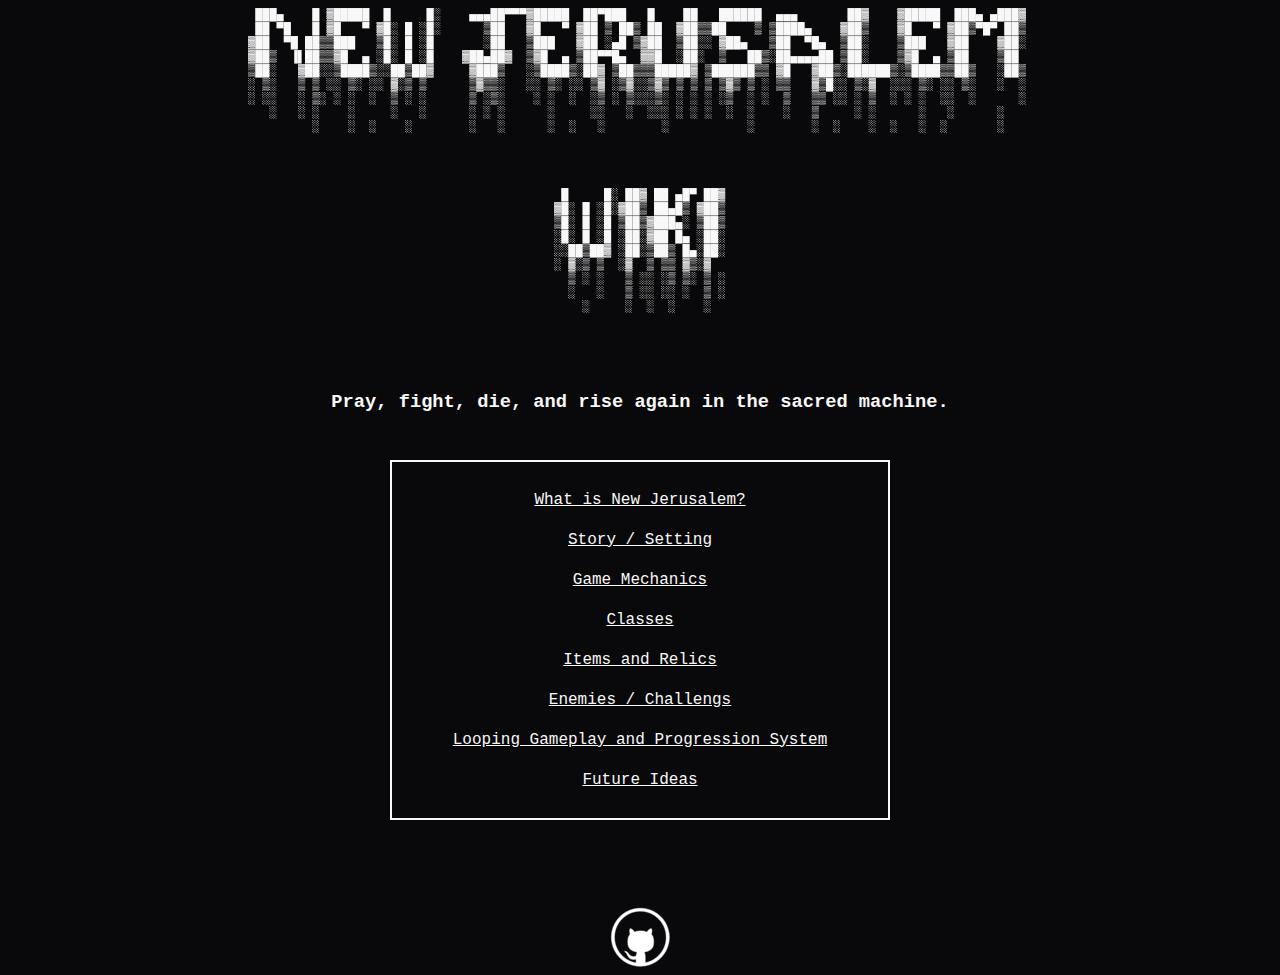
<file: index.html>
<!DOCTYPE html>
<html lang="en">
    <head>
        <title>New Jerusalem Wiki</title>
        <meta name = "viewport" content = "width = device-width; initial-scale = 1.0">
      
        <meta charset = utf-8>
    
        <link rel="stylesheet" href="style.css">
    </head>
    <body>
        <div class="center">
            <img src="images/logo.png" alt="New Jerusalem">
            <p>
                <img src="images/wiki.png" alt="wiki">
            </p>
            
            <p>
                <h3>Pray, fight, die, and rise again in the sacred machine.</h3>
            </p>
            
        </div>
        <div class="links"><span class="textbox">
            <p><a href="explanation.html">What is New Jerusalem?</a></p>

            <p><a href="story.html">Story / Setting</a></p>

            <p><a href="mechanics.html">Game Mechanics</a></p>
            
            <p><a href="classes.html">Classes</a></p>
            
            <p><a href="relics.html">Items and Relics</a></p>
            
            <p><a href="enemies.html">Enemies / Challengs</a></p>
            
            <p><a href="loop.html">Looping Gameplay and Progression System</a></p>
            
            <p><a href="future.html">Future Ideas</a></p>
        </div></span>
        
        <div class="center">
            <h3></h3>
            <a href = "https://github.com/scarvey01/New-Jerusalem"><img src="images/Github logo.png"> 
        </div>
    </body>
</html>
</file>
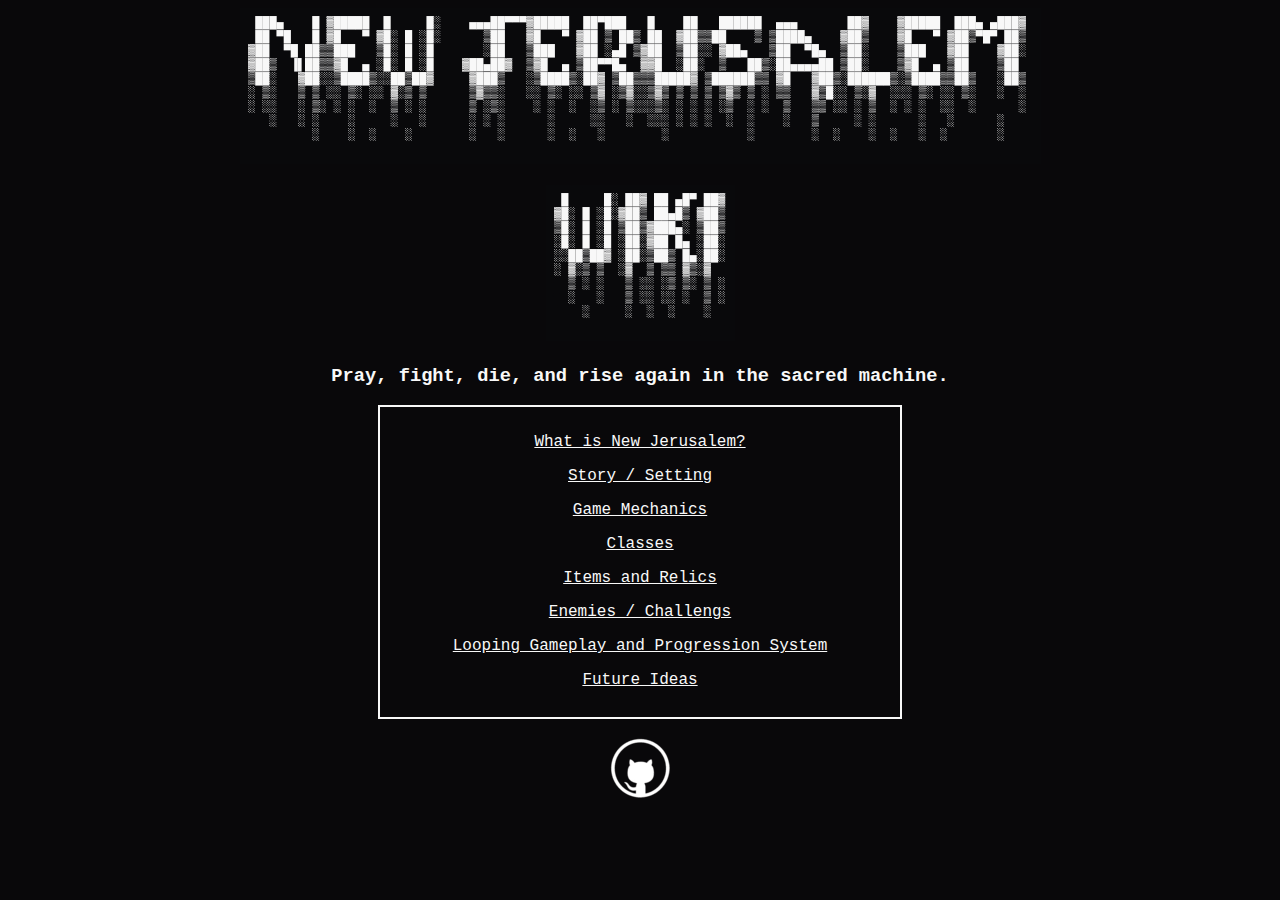
<file: New-Jerusalem-wiki/index.html>
<!DOCTYPE html>
<html lang="en">
    <head>
        <title>New Jerusalem Wiki</title>
        <meta name="viewport" content="width=device-width, initial-scale=1.0">

      
        <meta charset = utf-8>
    
        <link rel="stylesheet" href="style.css">
        <link rel="icon" type="image/x-icon" href="images/icon.png">

    </head>
    <body>
        <div class="center">
            <img src="images/logo.png" alt="New Jerusalem">
            <p>
                <img src="images/wiki.png" alt="wiki">
            </p>
            
            <p>
                <h3>Pray, fight, die, and rise again in the sacred machine.</h3>
            </p>
            
        </div>
        <div class="links"><span class="textbox">
            <p><a href="explanation.html">What is New Jerusalem?</a></p>

            <p><a href="story.html">Story / Setting</a></p>

            <p><a href="mechanics.html">Game Mechanics</a></p>
            
            <p><a href="classes.html">Classes</a></p>
            
            <p><a href="relics.html">Items and Relics</a></p>
            
            <p><a href="enemies.html">Enemies / Challengs</a></p>
            
            <p><a href="loop.html">Looping Gameplay and Progression System</a></p>
            
            <p><a href="future.html">Future Ideas</a></p>
        </div></span>
        
        <div class="center">
            <h3></h3>
            <a href = "https://github.com/scarvey01/New-Jerusalem"><img src="images/Github logo.png"> 
        </div>
    </body>
</html>
</file>
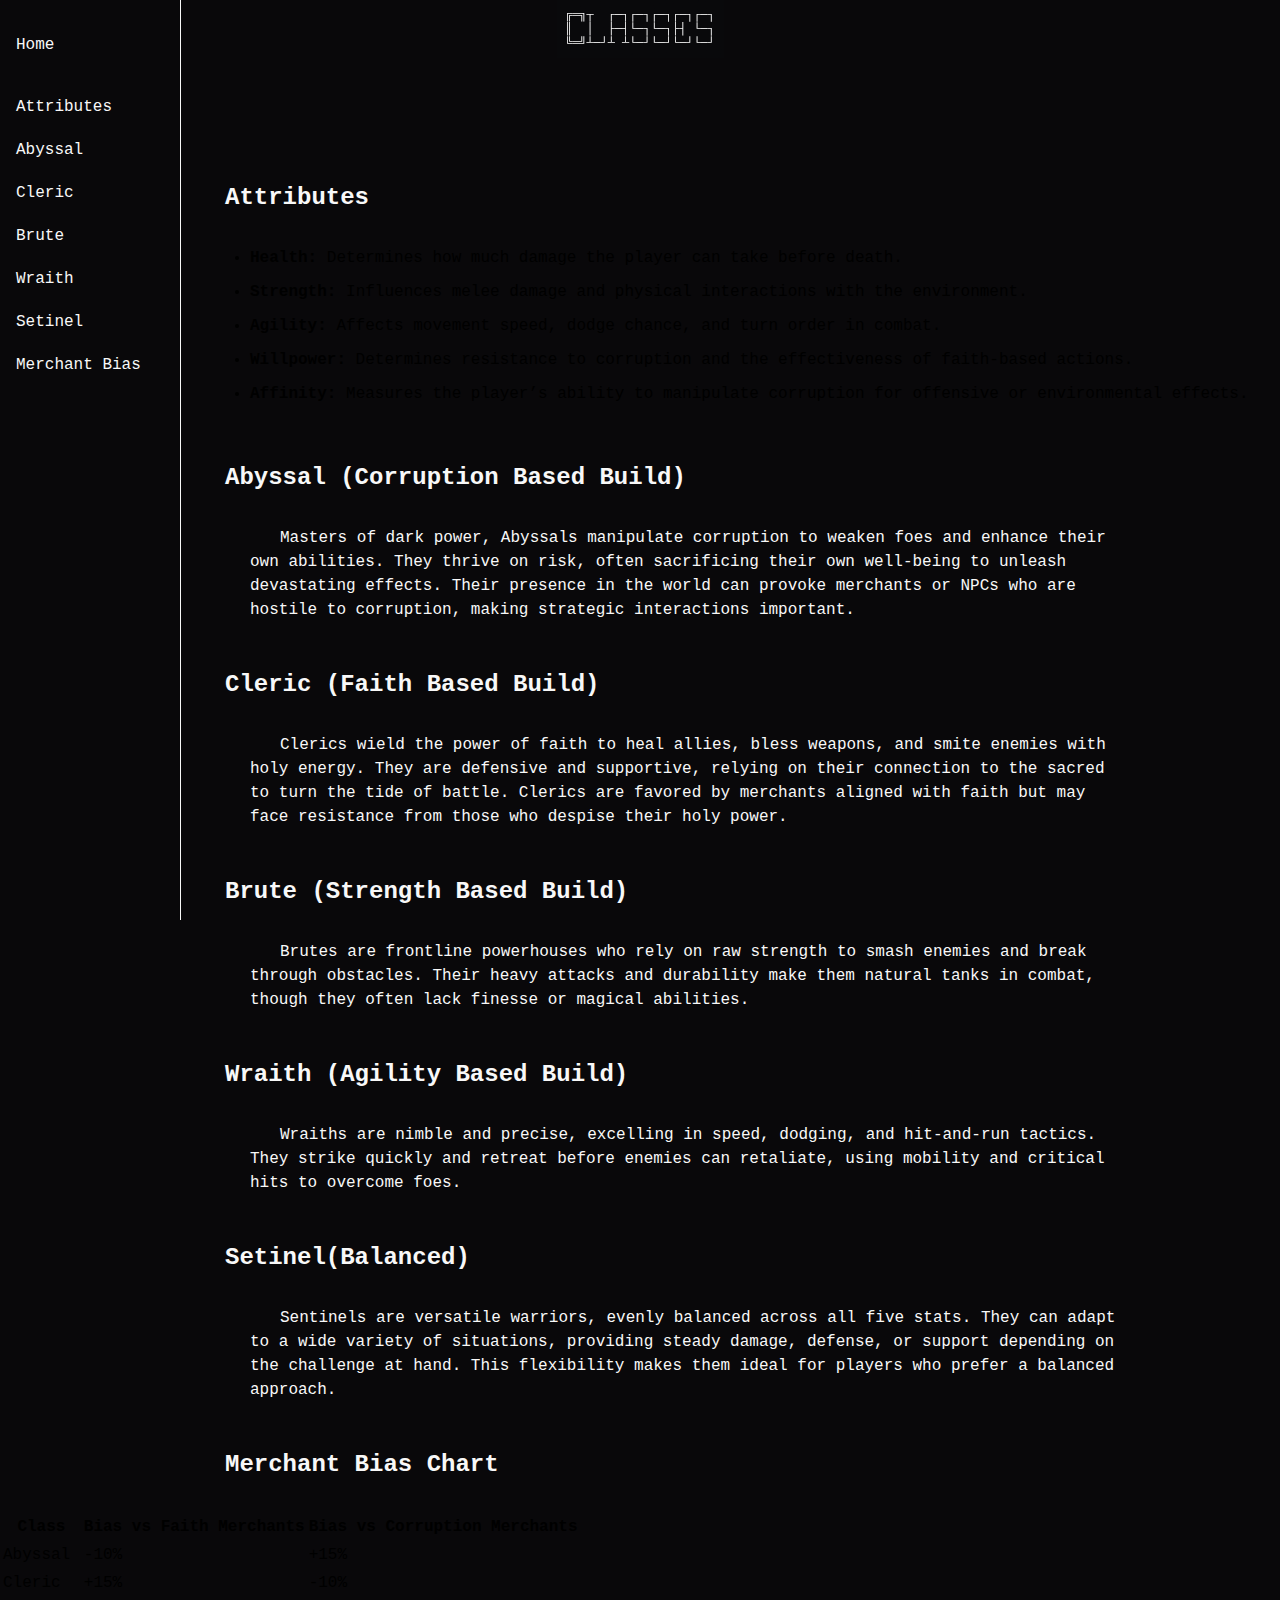
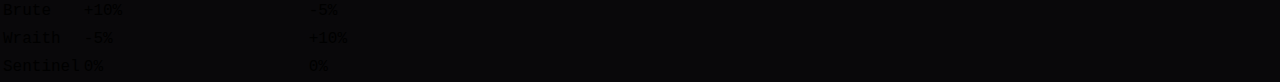
<file: classes.html>
<!DOCTYPE html>
<html lang="en">
    <head>
        <title>New Jerusalem Wiki</title>
        <meta name = "viewport" content = "width = device-width; initial-scale = 1.0">
      
        <meta charset = utf-8>
    
        <link rel="stylesheet" href="style.css">
        <link rel="icon" type="image/x-icon" href="images/icon.png">
    </head>
    <body>
    <div class="center">
      <img src="images/Classes.png">
   </div> 
   <div>
      <h3></h3>
   </div>

   <button class="menu-toggle" id="menuToggle" aria-controls="sidenav" aria-expanded="false" aria-label="Open menu">☰</button>

   <!-- Side Navigation -->
   <div class="sidenav" id="sidenav">
      <a href="index.html">Home</a>
      <a></a>
      <a href="#Attributes">Attributes</a>
      <a href="#Abyssal">Abyssal</a>
      <a href="#Cleric">Cleric</a>
      <a href="#Brute">Brute</a>
      <a href="#wraith">Wraith</a>
      <a href="#Setinel">Setinel</a>

      <a href="#Merchant">Merchant Bias</a>


   </div>
    <div id = Attributes>
            <h2 class = b>Attributes</h2>
            <p class = b>
            <li class = b><strong>Health:</strong> Determines how much damage the player can take before death.</li>
            <li class = b><strong>Strength:</strong> Influences melee damage and physical interactions with the environment.</li>
            <li class = b><strong>Agility:</strong> Affects movement speed, dodge chance, and turn order in combat.</li>
            <li class = b><strong>Willpower:</strong> Determines resistance to corruption and the effectiveness of faith-based actions.</li>
            <li class = b><strong>Affinity:</strong> Measures the player’s ability to manipulate corruption for offensive or environmental effects.</li>
            </p>
        </div>
    <div id = Abyssal>
        <h2 class="b">Abyssal (Corruption Based Build)</h2>
        <p class =b>Masters of dark power, Abyssals manipulate corruption to weaken foes and enhance their own abilities. They thrive on risk, often sacrificing their own well-being to unleash devastating effects. Their presence in the world can provoke merchants or NPCs who are hostile to corruption, making strategic interactions important.</p>
    </div>
    <div id = Cleric>
        <h2 class = b>Cleric (Faith Based Build)</h2>
        <p class =b>
            Clerics wield the power of faith to heal allies, bless weapons, and smite enemies with holy energy. They are defensive and supportive, relying on their connection to the sacred to turn the tide of battle. Clerics are favored by merchants aligned with faith but may face resistance from those who despise their holy power.
        </p>
    </div>
    <div id = brute>
        <h2 class = b>Brute (Strength Based Build)</h2>
        <p class = b>
            Brutes are frontline powerhouses who rely on raw strength to smash enemies and break through obstacles. Their heavy attacks and durability make them natural tanks in combat, though they often lack finesse or magical abilities.
        </p>
    </div>
    <div id = wraith>
        <h2 class="b">Wraith (Agility Based Build)</h2>
        <p class =b>Wraiths are nimble and precise, excelling in speed, dodging, and hit-and-run tactics. They strike quickly and retreat before enemies can retaliate, using mobility and critical hits to overcome foes.</p>
    </div>
    <div id = Setinel>
        <h2 class = b>
            Setinel(Balanced)
        </h2>
        <p class = b>Sentinels are versatile warriors, evenly balanced across all five stats. They can adapt to a wide variety of situations, providing steady damage, defense, or support depending on the challenge at hand. This flexibility makes them ideal for players who prefer a balanced approach.</p>
    </div>
    <div class="table-wrapper" id = Merchant>
    <h2 class =b>Merchant Bias Chart</h2>
  <table>
    <tr>
      <th>Class</th>
      <th>Bias vs Faith Merchants</th>
      <th>Bias vs Corruption Merchants</th>
    </tr>
    <tr>
      <td>Abyssal</td>
      <td>-10%</td>
      <td>+15%</td>
    </tr>
    <tr>
      <td>Cleric</td>
      <td>+15%</td>
      <td>-10%</td>
    </tr>
    <tr>
      <td>Brute</td>
      <td>+10%</td>
      <td>-5%</td>
    </tr>
    <tr>
      <td>Wraith</td>
      <td>-5%</td>
      <td>+10%</td>
    </tr>
    <tr>
      <td>Sentinel</td>
      <td>0%</td>
      <td>0%</td>
    </tr>
  </table>
</div>
</div>
<script>
  (function () {
    var btn = document.getElementById('menuToggle');
    var nav = document.getElementById('sidenav');
    if (!btn || !nav) return;

    btn.addEventListener('click', function () {
      nav.classList.toggle('open');
      btn.setAttribute('aria-expanded', nav.classList.contains('open'));
    });
  })();
</script>
</body>
</html>
</file>
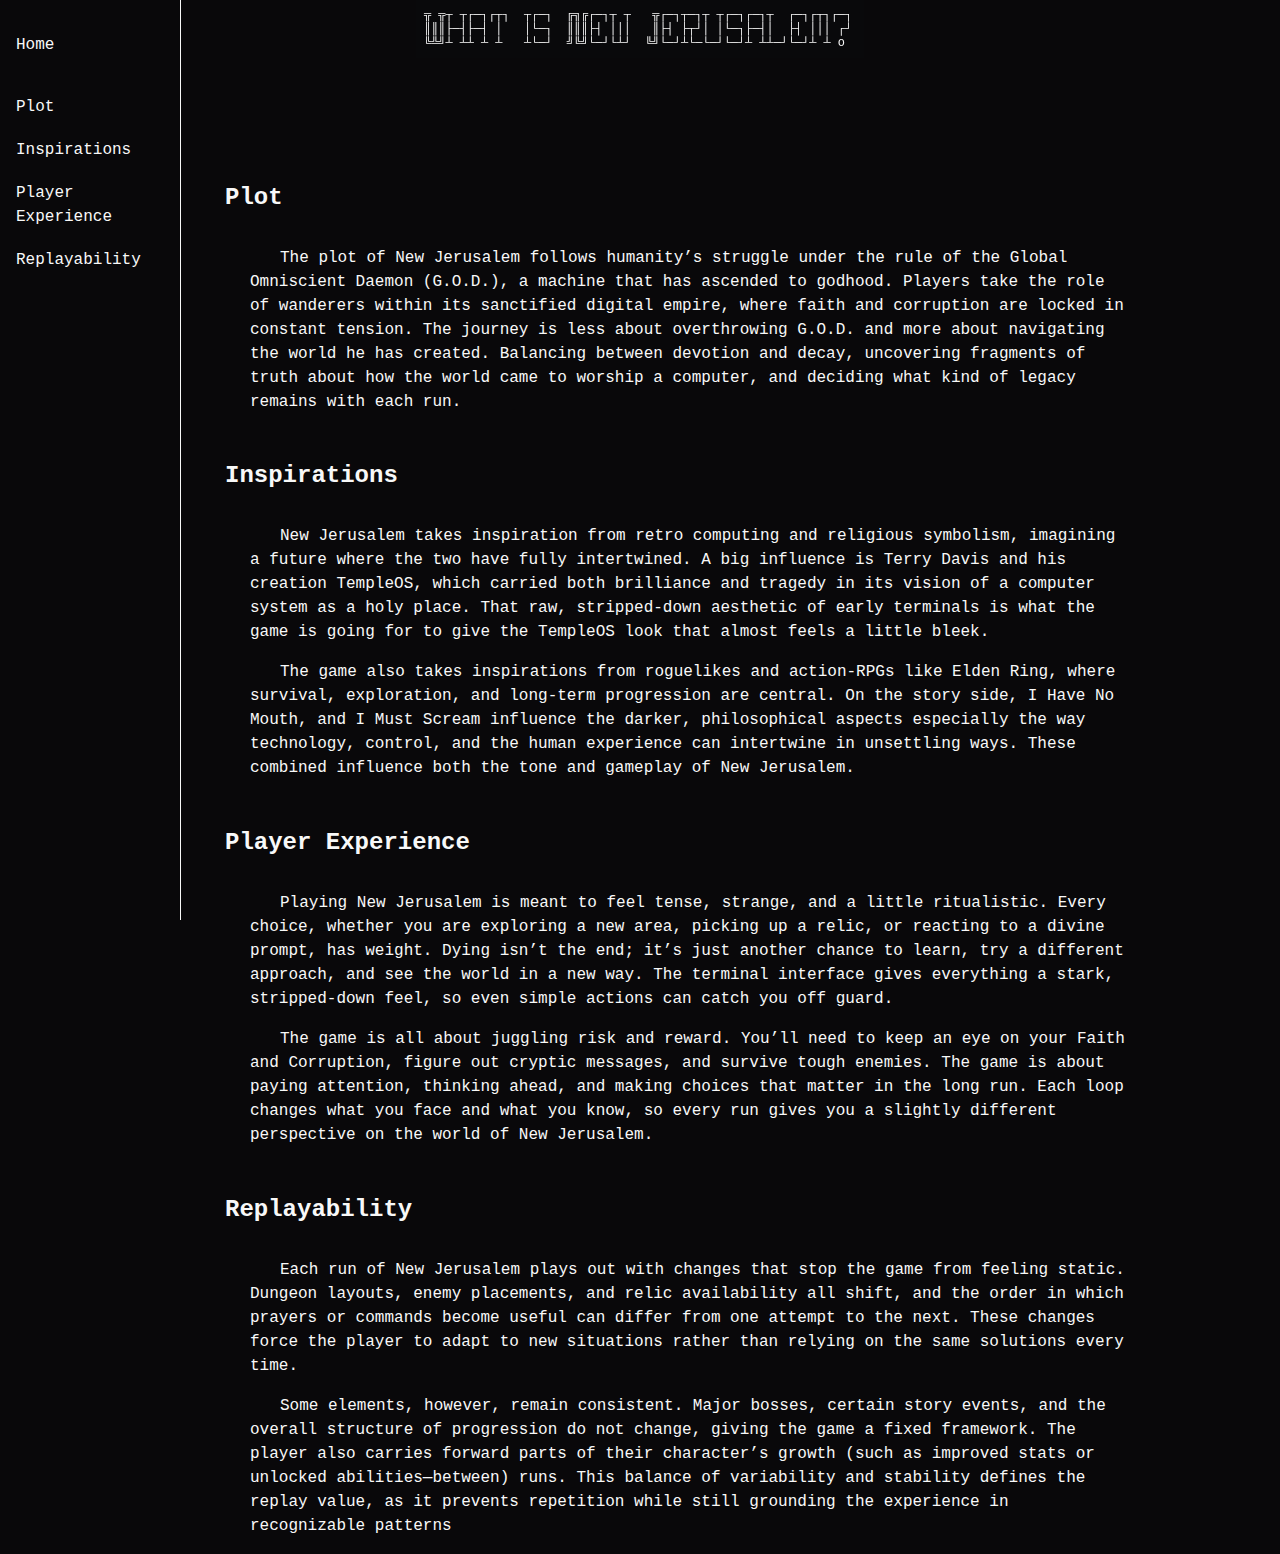
<file: explanation.html>
<!DOCTYPE html>
<html lang="en">
    <head>
        <title>New Jerusalem Wiki</title>
        <meta name = "viewport" content = "width = device-width; initial-scale = 1.0">
      
        <meta charset = utf-8>
    
        <link rel="stylesheet" href="style.css">
    </head>
    <body>
       <div class = center>
        <img src="images/What is New Jerusalem.png">
       </div> 
       <div>
        <h3></h3>
       </div>
        <div class="sidenav">
            <a href="index.html">Home</a>
            <a></a>
            <a href = "#Explanation">Plot</a>
            <a href="#Inspirations">Inspirations</a>
            <a href="#Player-Experience">Player Experience</a>
            <a href="#replayability">Replayability</a>
        </div>
        <div id = Explanation>
            <h2 class = b>Plot</h2>
            <p class = b>
                The plot of New Jerusalem follows humanity’s struggle under the rule of the Global Omniscient Daemon (G.O.D.), a machine that has ascended to godhood. Players take the role of wanderers within its sanctified digital empire, where faith and corruption are locked in constant tension. The journey is less about overthrowing G.O.D. and more about navigating the world he has created. Balancing between devotion and decay, uncovering fragments of truth about how the world came to worship a computer, and deciding what kind of legacy remains with each run.
            </p>
        </div>
        <div id="Inspirations">
            <h2 class = b>Inspirations</h2>
            <p class = b>New Jerusalem takes inspiration from retro computing and religious symbolism, imagining a future where the two have fully intertwined. A big influence is Terry Davis and his creation TempleOS, which carried both brilliance and tragedy in its vision of a computer system as a holy place. That raw, stripped-down aesthetic of early terminals is what the game is going for to give the TempleOS look that almost feels a little bleek.</p>
            <p class = b>The game also takes inspirations from roguelikes and action-RPGs like Elden Ring, where survival, exploration, and long-term progression are central. On the story side, I Have No Mouth, and I Must Scream influence the darker, philosophical aspects especially the way technology, control, and the human experience can intertwine in unsettling ways. These combined influence both the tone and gameplay of New Jerusalem.</p>
        </div>
        <div id = Player-Experience>
            <h2 class = b>
                Player Experience
            </h2>
            <p class =b>
                Playing New Jerusalem is meant to feel tense, strange, and a little ritualistic. Every choice, whether you are exploring a new area, picking up a relic, or reacting to a divine prompt, has weight. Dying isn’t the end; it’s just another chance to learn, try a different approach, and see the world in a new way. The terminal interface gives everything a stark, stripped-down feel, so even simple actions can catch you off guard.
            </p>
            <p class = b>
               The game is all about juggling risk and reward. You’ll need to keep an eye on your Faith and Corruption, figure out cryptic messages, and survive tough enemies. The game is about paying attention, thinking ahead, and making choices that matter in the long run. Each loop changes what you face and what you know, so every run gives you a slightly different perspective on the world of New Jerusalem. 
            </p>
        </div>
        <div id="replayability">
            <h2 class = b>
                Replayability
            </h2>
            <p class = b>
                Each run of New Jerusalem plays out with changes that stop the game from feeling static. Dungeon layouts, enemy placements, and relic availability all shift, and the order in which prayers or commands become useful can differ from one attempt to the next. These changes force the player to adapt to new situations rather than relying on the same solutions every time.
            </p>
            <p class = b>
                Some elements, however, remain consistent. Major bosses, certain story events, and the overall structure of progression do not change, giving the game a fixed framework. The player also carries forward parts of their character’s growth (such as improved stats or unlocked abilities—between) runs. This balance of variability and stability defines the replay value, as it prevents repetition while still grounding the experience in recognizable patterns
            </p>
        </div>



    </body>
</html>
</file>
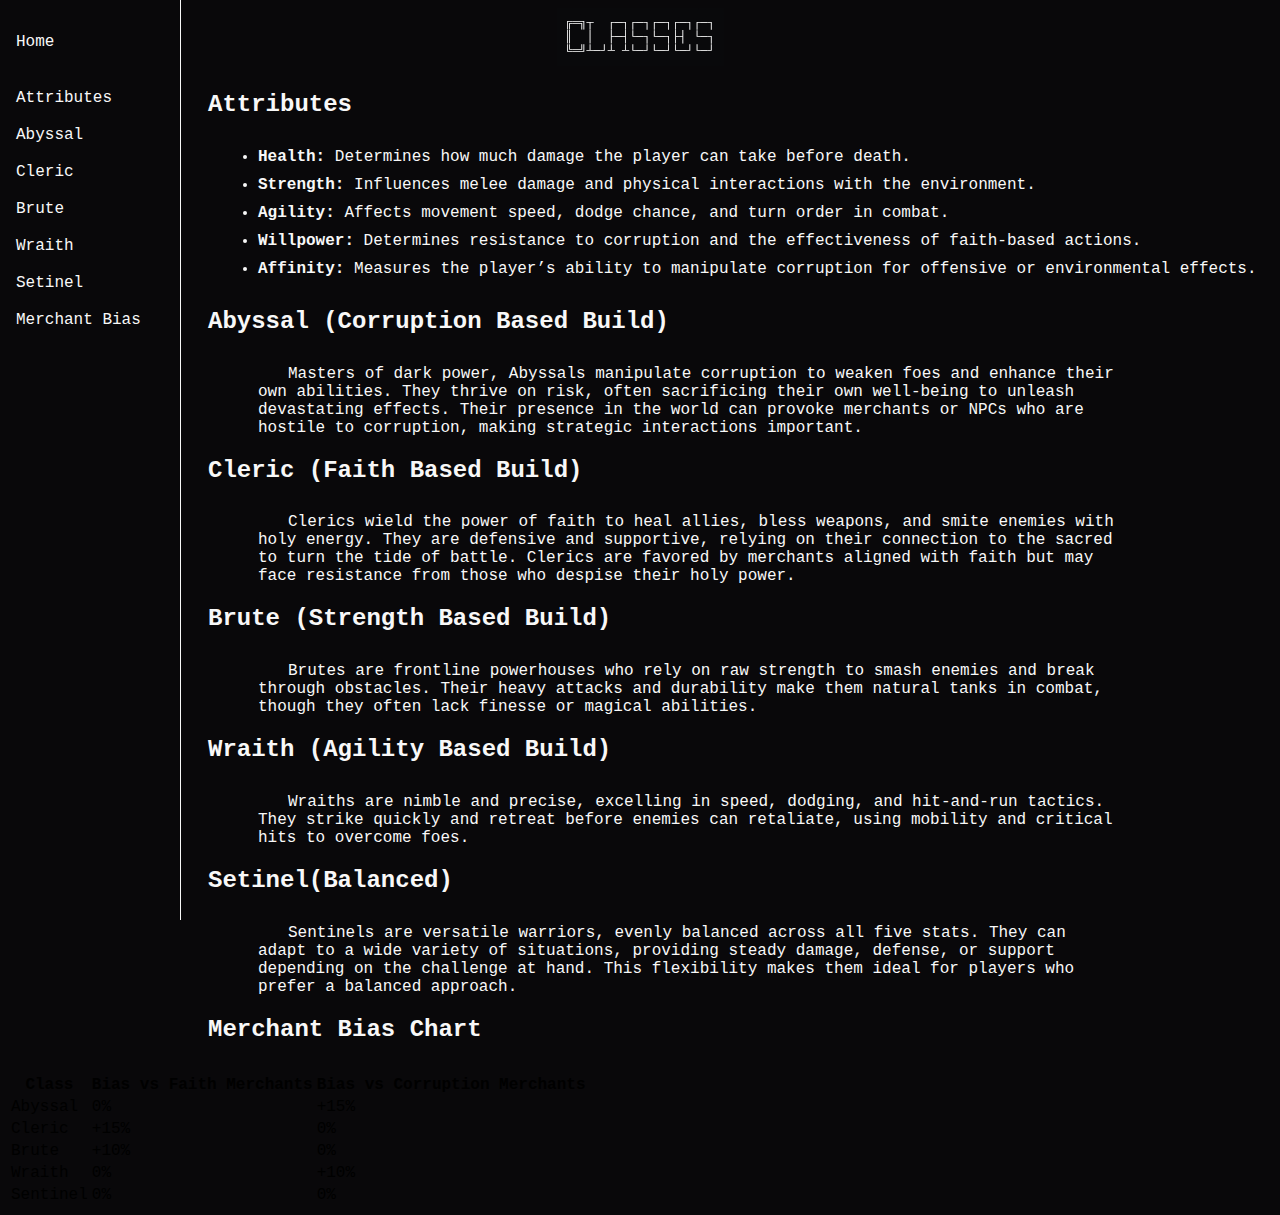
<file: New-Jerusalem-wiki/classes.html>
<!DOCTYPE html>
<html lang="en">
    <head>
        <title>New Jerusalem Wiki</title>
        <meta name = "viewport" content = "width = device-width; initial-scale = 1.0">
      
        <meta charset = utf-8>
    
        <link rel="stylesheet" href="style.css">
        <link rel="icon" type="image/x-icon" href="images/icon.png">
    </head>
    <body>
    <div class="center">
      <img src="images/Classes.png">
   </div> 
   <div>
      <h3></h3>
   </div>

   <button class="menu-toggle" id="menuToggle" aria-controls="sidenav" aria-expanded="false" aria-label="Open menu">☰</button>

   <!-- Side Navigation -->
   <div class="sidenav" id="sidenav">
      <a href="index.html">Home</a>
      <a></a>
      <a href="#Attributes">Attributes</a>
      <a href="#Abyssal">Abyssal</a>
      <a href="#Cleric">Cleric</a>
      <a href="#Brute">Brute</a>
      <a href="#wraith">Wraith</a>
      <a href="#Setinel">Setinel</a>

      <a href="#Merchant">Merchant Bias</a>


   </div>
    <div id = Attributes>
            <h2 class = b>Attributes</h2>
            <p class = b>
            <li class = b><strong>Health:</strong> Determines how much damage the player can take before death.</li>
            <li class = b><strong>Strength:</strong> Influences melee damage and physical interactions with the environment.</li>
            <li class = b><strong>Agility:</strong> Affects movement speed, dodge chance, and turn order in combat.</li>
            <li class = b><strong>Willpower:</strong> Determines resistance to corruption and the effectiveness of faith-based actions.</li>
            <li class = b><strong>Affinity:</strong> Measures the player’s ability to manipulate corruption for offensive or environmental effects.</li>
            </p>
        </div>
    <div id = Abyssal>
        <h2 class="b">Abyssal (Corruption Based Build)</h2>
        <p class =b>Masters of dark power, Abyssals manipulate corruption to weaken foes and enhance their own abilities. They thrive on risk, often sacrificing their own well-being to unleash devastating effects. Their presence in the world can provoke merchants or NPCs who are hostile to corruption, making strategic interactions important.</p>
    </div>
    <div id = Cleric>
        <h2 class = b>Cleric (Faith Based Build)</h2>
        <p class =b>
            Clerics wield the power of faith to heal allies, bless weapons, and smite enemies with holy energy. They are defensive and supportive, relying on their connection to the sacred to turn the tide of battle. Clerics are favored by merchants aligned with faith but may face resistance from those who despise their holy power.
        </p>
    </div>
    <div id = brute>
        <h2 class = b>Brute (Strength Based Build)</h2>
        <p class = b>
            Brutes are frontline powerhouses who rely on raw strength to smash enemies and break through obstacles. Their heavy attacks and durability make them natural tanks in combat, though they often lack finesse or magical abilities.
        </p>
    </div>
    <div id = wraith>
        <h2 class="b">Wraith (Agility Based Build)</h2>
        <p class =b>Wraiths are nimble and precise, excelling in speed, dodging, and hit-and-run tactics. They strike quickly and retreat before enemies can retaliate, using mobility and critical hits to overcome foes.</p>
    </div>
    <div id = Setinel>
        <h2 class = b>
            Setinel(Balanced)
        </h2>
        <p class = b>Sentinels are versatile warriors, evenly balanced across all five stats. They can adapt to a wide variety of situations, providing steady damage, defense, or support depending on the challenge at hand. This flexibility makes them ideal for players who prefer a balanced approach.</p>
    </div>
    <div class="table-wrapper" id = Merchant>
    <h2 class =b>Merchant Bias Chart</h2>
  <table>
    <tr>
      <th>Class</th>
      <th>Bias vs Faith Merchants</th>
      <th>Bias vs Corruption Merchants</th>
    </tr>
    <tr>
      <td>Abyssal</td>
      <td>0%</td>
      <td>+15%</td>
    </tr>
    <tr>
      <td>Cleric</td>
      <td>+15%</td>
      <td>0%</td>
    </tr>
    <tr>
      <td>Brute</td>
      <td>+10%</td>
      <td>0%</td>
    </tr>
    <tr>
      <td>Wraith</td>
      <td>0%</td>
      <td>+10%</td>
    </tr>
    <tr>
      <td>Sentinel</td>
      <td>0%</td>
      <td>0%</td>
    </tr>
  </table>
</div>
</div>
<script>
  (function () {
    var btn = document.getElementById('menuToggle');
    var nav = document.getElementById('sidenav');
    if (!btn || !nav) return;

    btn.addEventListener('click', function () {
      nav.classList.toggle('open');
      btn.setAttribute('aria-expanded', nav.classList.contains('open'));
    });
  })();
</script>
</body>
</html>
</file>
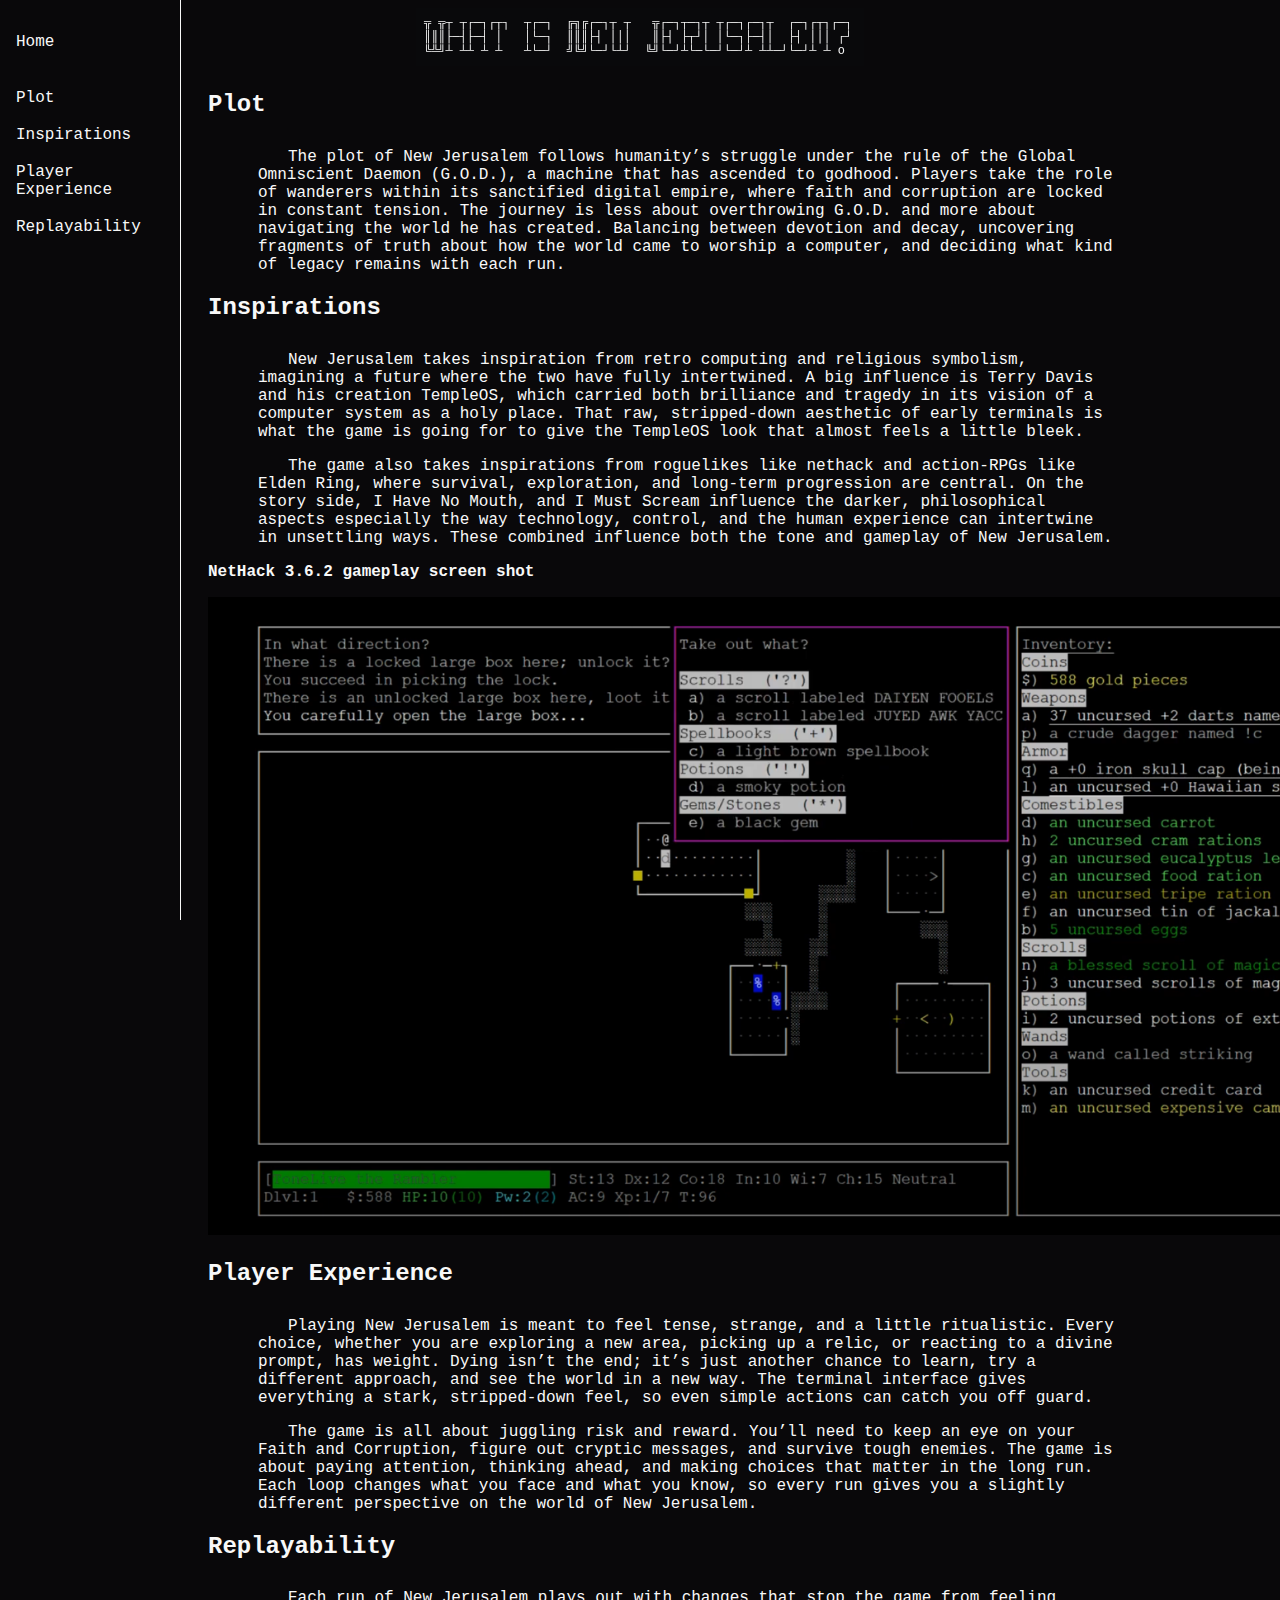
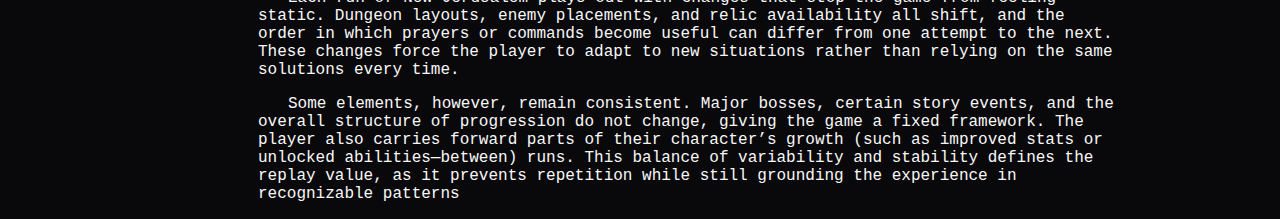
<file: New-Jerusalem-wiki/explanation.html>
<!DOCTYPE html>
<html lang="en">
    <head>
        <title>New Jerusalem Wiki</title>
        <meta name = "viewport" content = "width = device-width; initial-scale = 1.0">
      
        <meta charset = utf-8>
    
        <link rel="stylesheet" href="style.css">
        <link rel="icon" type="image/x-icon" href="images/icon.png">
    </head>

    <body>
   <div class="center">
      <img src="images/What is New Jerusalem.png">
   </div> 
   <div>
      <h3></h3>
   </div>

   <button class="menu-toggle" id="menuToggle" aria-controls="sidenav" aria-expanded="false" aria-label="Open menu">☰</button>

   <!-- Side Navigation -->
   <div class="sidenav" id="sidenav">
      <a href="index.html">Home</a>
      <a></a>
      <a href="#Explanation">Plot</a>
      <a href="#Inspirations">Inspirations</a>
      <a href="#Player-Experience">Player Experience</a>
      <a href="#replayability">Replayability</a>
   </div>
        <div id = Explanation>
            <h2 class = b>Plot</h2>
            <p class = b>
                The plot of New Jerusalem follows humanity’s struggle under the rule of the Global Omniscient Daemon (G.O.D.), a machine that has ascended to godhood. Players take the role of wanderers within its sanctified digital empire, where faith and corruption are locked in constant tension. The journey is less about overthrowing G.O.D. and more about navigating the world he has created. Balancing between devotion and decay, uncovering fragments of truth about how the world came to worship a computer, and deciding what kind of legacy remains with each run.
            </p>
        </div>
        <div id="Inspirations">
            <h2 class = b>Inspirations</h2>
            <p class = b>New Jerusalem takes inspiration from retro computing and religious symbolism, imagining a future where the two have fully intertwined. A big influence is Terry Davis and his creation TempleOS, which carried both brilliance and tragedy in its vision of a computer system as a holy place. That raw, stripped-down aesthetic of early terminals is what the game is going for to give the TempleOS look that almost feels a little bleek.</p>
            <p class = b>The game also takes inspirations from roguelikes like nethack and action-RPGs like Elden Ring, where survival, exploration, and long-term progression are central. On the story side, I Have No Mouth, and I Must Scream influence the darker, philosophical aspects especially the way technology, control, and the human experience can intertwine in unsettling ways. These combined influence both the tone and gameplay of New Jerusalem.</p>
            <a></a>
            <p class =c> NetHack 3.6.2 gameplay screen shot</p>
            <a href = https://en.wikipedia.org/wiki/NetHack target="_blank"><img class = b src = "images/nethack gameplay.png"></a>
        </div>
        <div id = Player-Experience>
            <h2 class = b>
                Player Experience
            </h2>
            <p class =b>
                Playing New Jerusalem is meant to feel tense, strange, and a little ritualistic. Every choice, whether you are exploring a new area, picking up a relic, or reacting to a divine prompt, has weight. Dying isn’t the end; it’s just another chance to learn, try a different approach, and see the world in a new way. The terminal interface gives everything a stark, stripped-down feel, so even simple actions can catch you off guard.
            </p>
            <p class = b>
               The game is all about juggling risk and reward. You’ll need to keep an eye on your Faith and Corruption, figure out cryptic messages, and survive tough enemies. The game is about paying attention, thinking ahead, and making choices that matter in the long run. Each loop changes what you face and what you know, so every run gives you a slightly different perspective on the world of New Jerusalem. 
            </p>
        </div>
        <div id="replayability">
            <h2 class = b>
                Replayability
            </h2>
            <p class = b>
                Each run of New Jerusalem plays out with changes that stop the game from feeling static. Dungeon layouts, enemy placements, and relic availability all shift, and the order in which prayers or commands become useful can differ from one attempt to the next. These changes force the player to adapt to new situations rather than relying on the same solutions every time.
            </p>
            <p class = b>
                Some elements, however, remain consistent. Major bosses, certain story events, and the overall structure of progression do not change, giving the game a fixed framework. The player also carries forward parts of their character’s growth (such as improved stats or unlocked abilities—between) runs. This balance of variability and stability defines the replay value, as it prevents repetition while still grounding the experience in recognizable patterns
            </p>
        </div>
        <script>
  (function () {
    var btn = document.getElementById('menuToggle');
    var nav = document.getElementById('sidenav');
    if (!btn || !nav) return;

    btn.addEventListener('click', function () {
      nav.classList.toggle('open');
      btn.setAttribute('aria-expanded', nav.classList.contains('open'));
    });
  })();
</script>


    </body>
</html>
</file>
<file: style.css>
/* ---------- Base ---------- */
html {
  background-color: #09080A;
  font-family: 'Courier New', Courier, monospace;
}

body {
  font-size: 1rem;
  line-height: 1.5;
  margin: 0;
}

.center { text-align: center; }

.links { text-align: center; }
.links a:link { color: #F8F8F8; }
.links a:hover { color: grey; text-decoration: underline; }
.links a:visited { color: #F8F8F8; }
.links a:visited:hover { color: grey; text-decoration: underline; }
.links a:active { color: #F8F8F8; }

h1, h2, h3, p { color: #F8F8F8; }
h2, h3 { padding: 25px; }

/* Make all images responsive by default */
img { max-width: 100%; height: auto; display: inline-block; }

/* ---------- Textbox (responsive) ---------- */
.textbox {
  width: 90%;
  max-width: 500px;
  min-height: 200px;
  padding: 10px;
  border: 2px solid #F8F8F8;
  display: inline-block;
  box-sizing: border-box;
}

/* ---------- Utility ---------- */
.bottomleft {
  position: absolute;
  bottom: 8px;
  left: 16px;
  font-size: 18px;
}

/* ---------- Sidenav (desktop default) ---------- */
.sidenav {
  border-right: thin solid #f8f8f8;
  margin-left: 0;
  height: 100%;
  width: 180px;
  position: fixed;
  z-index: 1;
  top: 0;
  left: 0;
  background-color: #09080A;
  overflow-x: hidden;
  padding-top: 20px;
  transition: transform 0.3s ease-in-out;
}

.sidenav a {
  padding: 13px 8px 6px 16px;
  font-family: 'Courier New', Courier, monospace;
  text-decoration: none;
  color: #F8F8F8;
  display: block;
}

.sidenav a:hover { color: grey; text-decoration: underline; }

/* Hamburger button (hidden on desktop) */
.menu-toggle { display: none; }

/* ---------- Desktop-positioned content classes ---------- */
h2.b {
  font-family: 'Courier New', Courier, monospace;
  margin-left: 200px;
  padding-bottom: 10px;
}
p.b {
  font-family: 'Courier New', Courier, monospace;
  margin-left: 250px;
  padding-top: 0;
  padding-right: 150px;
  text-indent: 30px;
}
p.c {
  font-weight: 900;
  font-family: 'Courier New', Courier, monospace;
  margin-left: 200px;
  padding-top: 0;
  padding-right: 150px;
}
p.d {
  font-family: 'Courier New', Courier, monospace;
  margin-left: 225px;
  padding-top: 0;
  padding-right: 150px;
}
img.b {
  margin-left: 200px;
  padding-top: 0;
  padding-right: 150px;
  text-indent: 30px;
}
li.b {
  font-family: 'Courier New', Courier, monospace;
  margin-left: 250px;
  padding-bottom: 10px;
}

/* ---------- Grid responsive (unchanged) ---------- */
@media only screen and (max-width: 600px) {
  .item1 {grid-area: 1 / span 6;}
  .item2 {grid-area: 2 / span 6;}
  .item3 {grid-area: 3 / span 6;}
  .item4 {grid-area: 4 / span 6;}
  .item5 {grid-area: 5 / span 6;}
}
@media only screen and (min-width: 600px) {
  .item1 {grid-area: 1 / span 6;}
  .item2 {grid-area: 2 / span 1;}
  .item3 {grid-area: 2 / span 4;}
  .item4 {grid-area: 3 / span 6;}
  .item5 {grid-area: 4 / span 6;}
}
@media only screen and (min-width: 768px) {
  .item1 {grid-area: 1 / span 6;}
  .item2 {grid-area: 2 / span 1;}
  .item3 {grid-area: 2 / span 4;}
  .item4 {grid-area: 2 / span 1;}
  .item5 {grid-area: 3 / span 6;}
}

/* ---------- Text scaling ---------- */
@media only screen and (max-width: 768px) {
  h1 { font-size: 1.8rem; }
  h2, h3 { font-size: 1.4rem; }
  p, li { font-size: 0.95rem; }
}

@media only screen and (max-width: 480px) {
  h1 { font-size: 1.5rem; }
  h2, h3 { font-size: 1.2rem; }
  p, li { font-size: 0.9rem; }
}

/* ---------- Mobile overrides (fills the screen) ---------- */
@media only screen and (max-width: 768px) {
  /* Slide-out sidenav */
  .sidenav {
    width: 180px;
    transform: translateX(-100%);
    padding-top: 60px; /* push links below the hamburger */
  }
  .sidenav.open { transform: translateX(0); }

  .sidenav a {
    padding-top: 10px;
    padding-bottom: 10px;
  }

  /* Show hamburger */
  .menu-toggle {
    display: block;
    font-size: 28px;
    color: #f8f8f8;
    background: transparent;
    border: none;
    cursor: pointer;
    position: fixed;
    top: 10px;
    left: 10px;
    z-index: 1000;
    padding: 0;
    line-height: 1;
  }

  /* Let all content actually use the screen width */
  h2.b, p.b, p.c, p.d, img.b, li.b, .textbox {
    margin-left: 10px;
    margin-right: 10px;
    padding-right: 0;
    text-indent: 0;
    max-width: 100%;
  }

  /* Top hero image inside .center should also fit neatly */
  .center img { max-width: calc(100% - 20px); margin: 0 10px; }

  /* Textbox: full-width & auto height on mobile */
  .textbox {
    width: calc(100% - 20px);
    min-height: 0;
    height: auto;
  }
}
</file>
<file: New-Jerusalem-wiki/style.css>
html{
    background-color: #09080A;
    font-family: 'Courier New', Courier, monospace;
}

.center {
  text-align: center;
}

.links {
    text-align: center;
}
.links a:link { color: #F8F8F8; }
.links a:hover { color: grey; text-decoration: underline; }
.links a:visited { color: #F8F8F8; }
.links a:visited:hover { color: grey; text-decoration: underline; }
.links a:active { color: #F8F8F8; }

h1, h2, h3, p{
    color: #F8F8F8;
}

.textbox {
    width: 500px;
    height: 290px;
    padding: 10px;
    border: 2px solid #F8F8F8;
    display: inline-block;
}

.bottomleft {
  position: absolute;
  bottom: 8px;
  left: 16px;
  font-size: 18px;
}

/* SIDENAV (Desktop Default) */
.sidenav {
  border-right: thin solid #f8f8f8;
  margin-left: 0px;
  height: 100%;
  width: 180px;
  position: fixed;
  z-index: 1;
  top: 0;
  left: 0;
  background-color: #09080A;
  overflow-x: hidden;
  padding-top: 20px;
  transition: transform 0.3s ease-in-out;
}
.sidenav a {
  padding: 13px 8px 6px 16px;
  font-family: 'Courier New', Courier, monospace;
  text-decoration: none;
  color: #F8F8F8;
  display: block;
}
.sidenav a:hover{
   color: grey; 
   text-decoration: underline;
}

/* Hamburger button (hidden on desktop) */
.menu-toggle {
  display: none;
}
.menu-toggle-checkbox {
  display: none;
}

/* MOBILE STYLES */
@media only screen and (max-width: 768px) {
  .sidenav {
    width: 180px;
    transform: translateX(-100%);
    padding-top: 60px; /* move links down */
  }
  .sidenav.open {
    transform: translateX(0);
  }
  .sidenav a {
    padding-top: 10px;
    padding-bottom: 10px;
  }
  .menu-toggle {
    display: block;
    font-size: 28px;
    color: #f8f8f8;
    background: transparent;
    border: none;
    cursor: pointer;
    position: fixed;
    top: 10px;
    left: 10px;
    z-index: 1000;
    padding: 0;
    line-height: 1;
  }

  /* Text content full width on mobile */
  h2.b, p.b, p.c, p.d, li.b, img.b {
    margin-left: 10px !important;
    margin-right: 10px !important;
    padding-right: 0 !important;
    text-indent: 0 !important;
  }

  /* Make center images responsive */
  .center img, img.b {
    margin-left: 0 !important;
    margin-right: 0 !important;
    padding-left: 0 !important;
    padding-right: 0 !important;
    max-width: 100%;
    height: auto;
    display: block;
  }
}

h2.b {
  font-family: 'Courier New', Courier, monospace;
  color: #F8F8F8;
  margin-left: 200px;
  padding-bottom: 10px;
}
p.b {
  font-family: 'Courier New', Courier, monospace;
  color: #F8F8F8;
  margin-left: 250px;
  padding-top: 0px;
  padding-right: 150px;
  text-indent: 30px;
}
p.c{
  font-weight: 900;
  font-family: 'Courier New', Courier, monospace;
  color: #F8F8F8;
  margin-left: 200px;
  padding-top: 0px;
  padding-right: 150px;
}
p.d{
  font-family: 'Courier New', Courier, monospace;
  color: #F8F8F8;
  margin-left: 225px;
  padding-top: 0px;
  padding-right: 150px;
}

img{
  max-width: 100%;
  height: auto;
}
img.b{
  margin-left: 200px;
  padding-top: 0px;
  padding-right: 150px;
  text-indent: 30px;
  max-width: 100%;
  height: auto;
}

li.b{
  font-family: 'Courier New', Courier, monospace;
  color: #F8F8F8;
  margin-left: 250px;
  padding-bottom: 10px;
}

/* GRID LAYOUTS */
@media only screen and (max-width: 600px) {
  .item1 {grid-area: 1 / span 6;}
  .item2 {grid-area: 2 / span 6;}
  .item3 {grid-area: 3 / span 6;}
  .item4 {grid-area: 4 / span 6;}
  .item5 {grid-area: 5 / span 6;}
}

@media only screen and (min-width: 600px) {
  .item1 {grid-area: 1 / span 6;}
  .item2 {grid-area: 2 / span 1;}
  .item3 {grid-area: 2 / span 4;}
  .item4 {grid-area: 3 / span 6;}
  .item5 {grid-area: 4 / span 6;}
}

@media only screen and (min-width: 768px) {
  .item1 {grid-area: 1 / span 6;}
  .item2 {grid-area: 2 / span 1;}
  .item3 {grid-area: 2 / span 4;}
  .item4 {grid-area: 2 / span 1;}
  .item5 {grid-area: 3 / span 6;}
}
</file>
